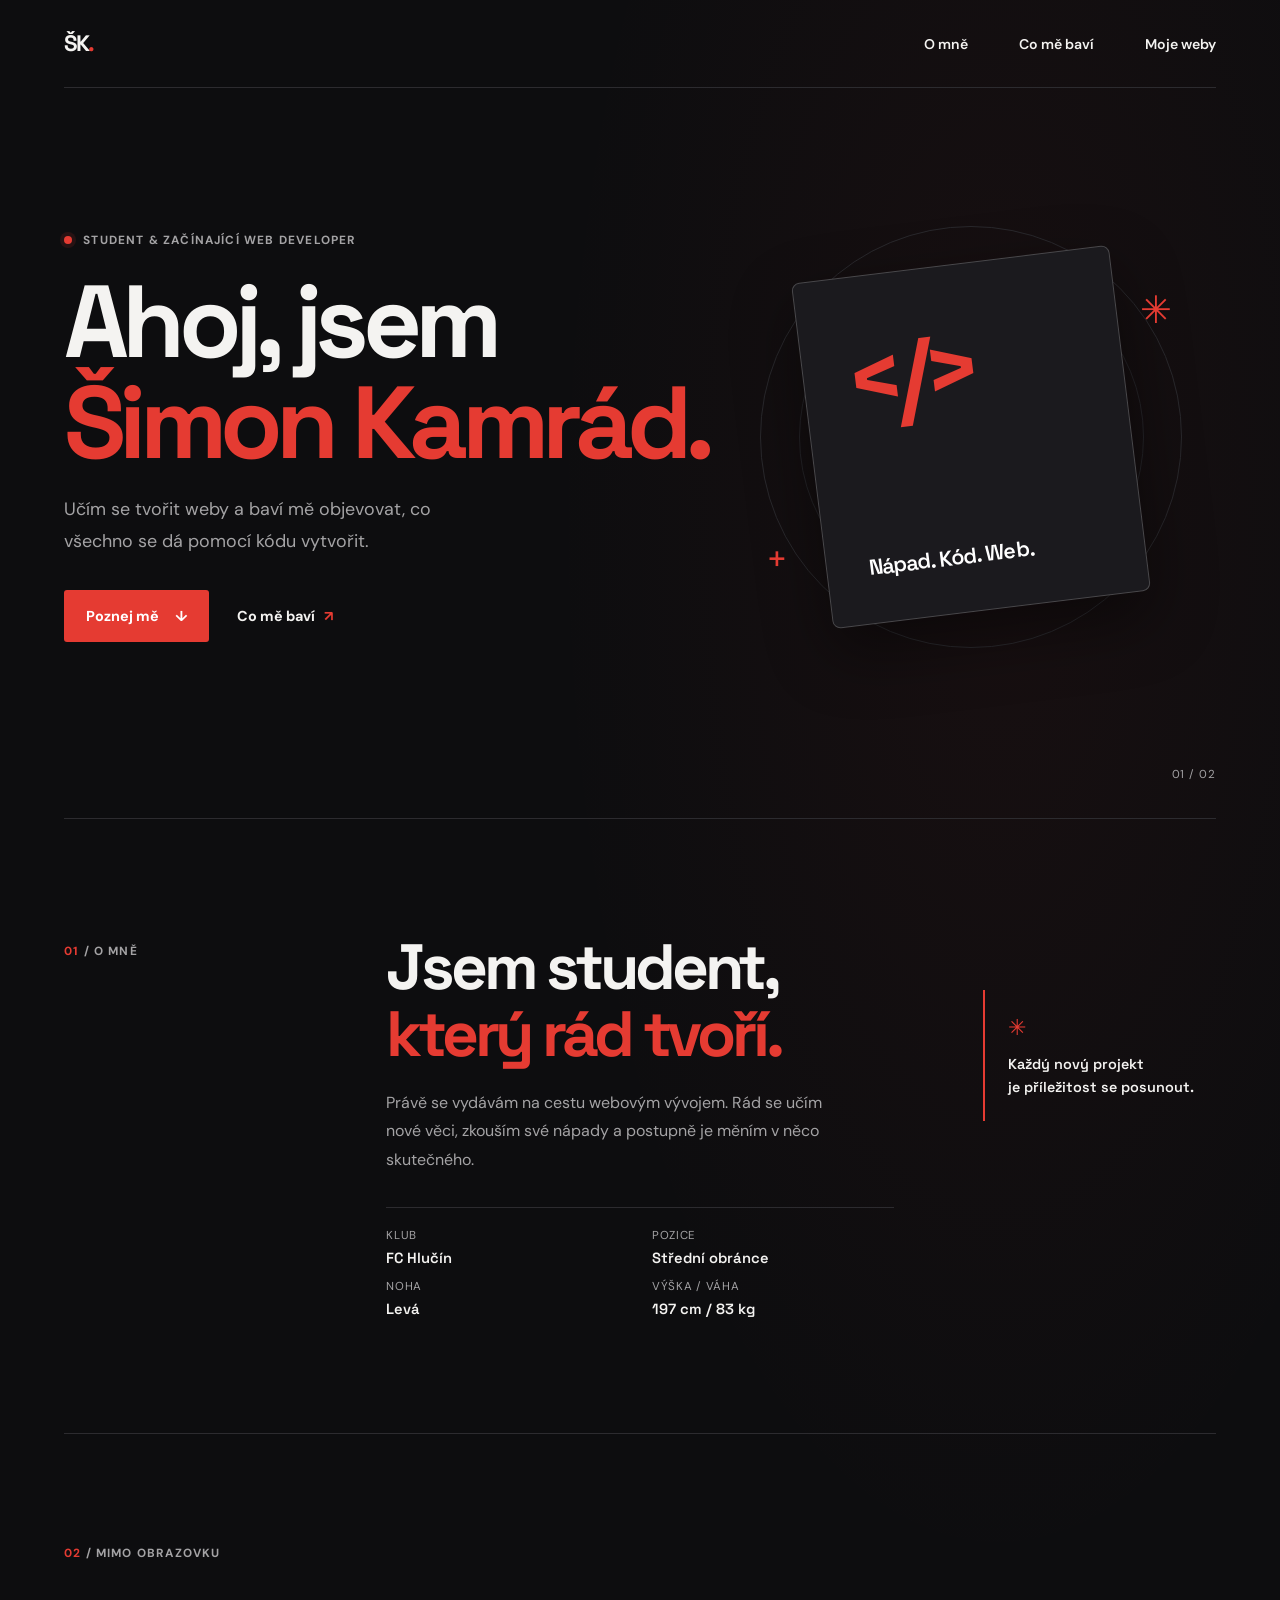
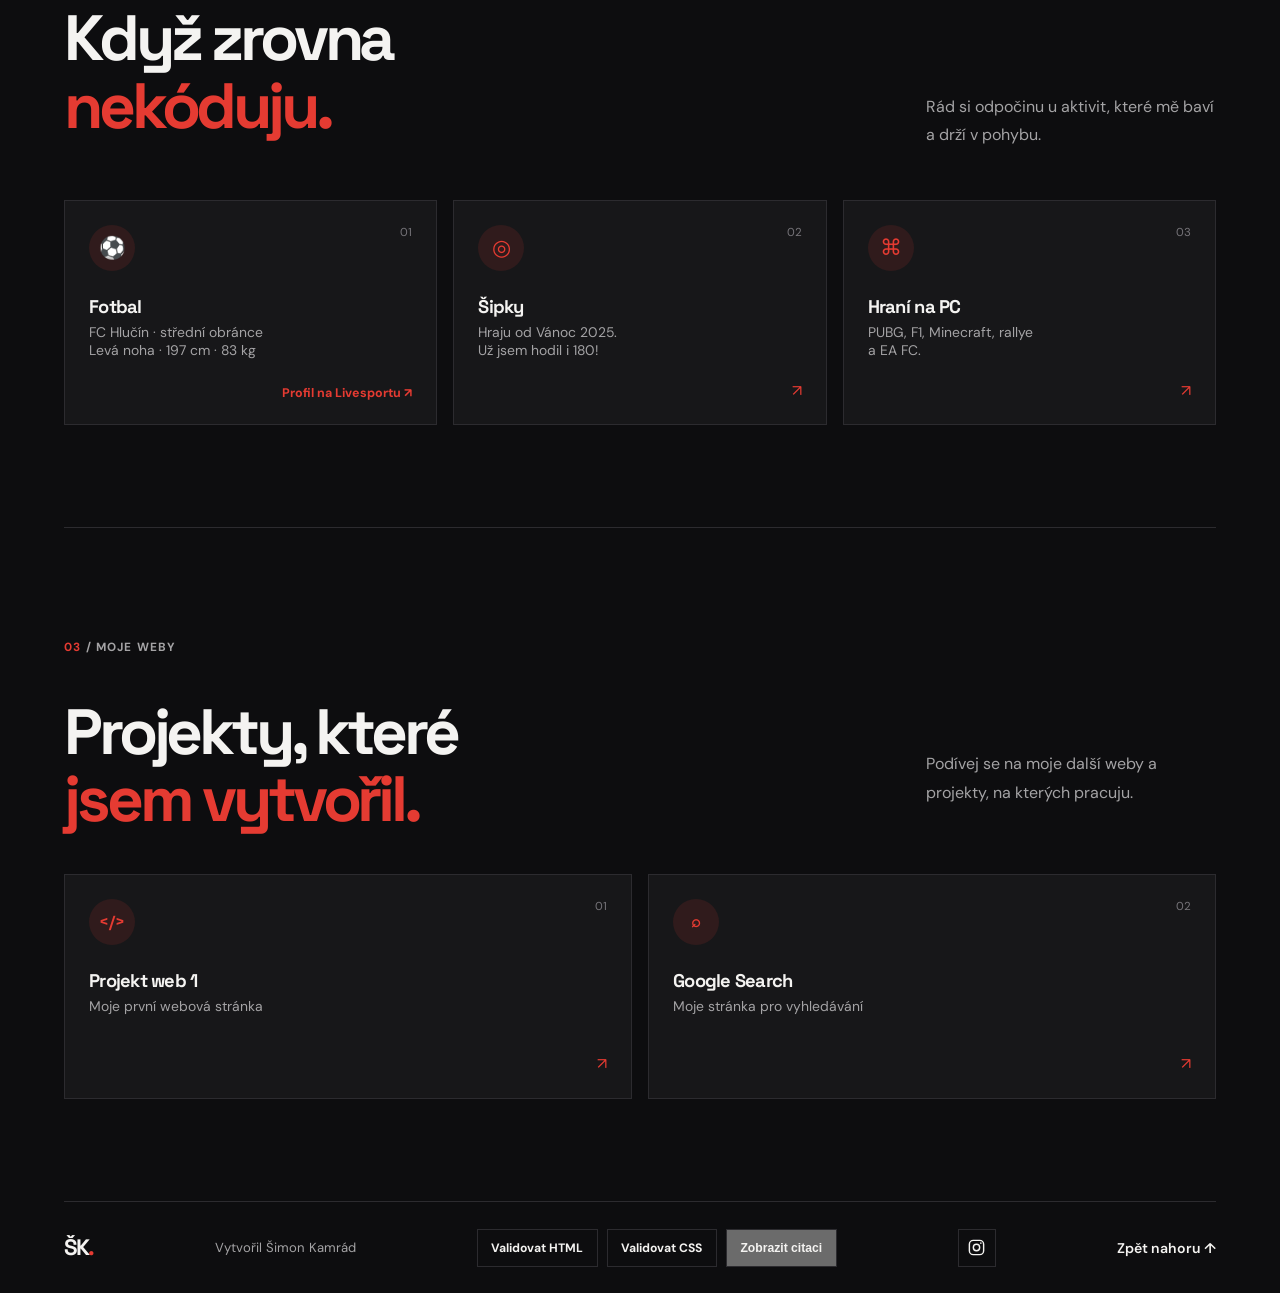
<file: index.html>
<!DOCTYPE html>
<html lang="cs">
<head>
  <meta charset="UTF-8">
  <meta name="viewport" content="width=device-width, initial-scale=1.0">
  <meta name="description" content="Portfolio Šimona Kamráda, studenta a začínajícího webového vývojáře.">
  <title>Šimon Kamrád — student &amp; web developer</title>
  <link rel="stylesheet" href="style.css">
</head>
<body>
  <header class="site-header">
    <a class="logo" href="#domu" aria-label="Šimon Kamrád, úvodní stránka">ŠK<span>.</span></a>
    <nav aria-label="Hlavní navigace">
      <a href="#o-mne">O mně</a>
      <a href="#zajmy">Co mě baví</a>
      <a href="#weby">Moje weby</a>
    </nav>
  </header>

  <main>
    <section class="hero" id="domu">
      <div class="hero-copy">
        <p class="eyebrow"><span class="status-dot"></span> Student &amp; začínající web developer</p>
        <h1>Ahoj, jsem<br><span>Šimon Kamrád.</span></h1>
        <p class="hero-intro">Učím se tvořit weby a baví mě objevovat, co všechno se dá pomocí kódu vytvořit.</p>
        <div class="hero-actions">
          <a class="button button-primary" href="#o-mne">Poznej mě <span aria-hidden="true">↓</span></a>
          <a class="text-link" href="#zajmy">Co mě baví <span aria-hidden="true">↗</span></a>
        </div>
      </div>
      <div class="hero-art" aria-hidden="true">
        <div class="art-ring"></div>
        <div class="art-card">
          <span class="code-mark">&lt;/&gt;</span>
          <span class="art-caption">Nápad. Kód. Web.</span>
        </div>
        <span class="art-spark">✳</span>
        <span class="art-plus">+</span>
      </div>
      <span class="hero-index" aria-hidden="true">01 / 02</span>
    </section>

    <section class="about section" id="o-mne">
      <div class="section-label"><span>01</span> / O MNĚ</div>
      <div class="about-content">
        <h2>Jsem student,<br><span>který rád tvoří.</span></h2>
        <p>Právě se vydávám na cestu webovým vývojem. Rád se učím nové věci, zkouším své nápady a postupně je měním v něco skutečného.</p>
        <section class="player-stats" aria-label="Fotbalové a fyzické údaje">
          <div><span>Klub</span><strong>FC Hlučín</strong></div>
          <div><span>Pozice</span><strong>Střední obránce</strong></div>
          <div><span>Noha</span><strong>Levá</strong></div>
          <div><span>Výška / váha</span><strong>197 cm / 83 kg</strong></div>
        </section>
      </div>
      <div class="about-note">
        <span class="note-mark" aria-hidden="true">✳</span>
        <p>Každý nový projekt<br>je příležitost se posunout.</p>
      </div>
    </section>

    <section class="interests section" id="zajmy">
      <div class="section-label"><span>02</span> / MIMO OBRAZOVKU</div>
      <div class="interests-heading">
        <h2>Když zrovna<br><span>nekóduju.</span></h2>
        <p>Rád si odpočinu u aktivit, které mě baví a drží v pohybu.</p>
      </div>
      <div class="interest-list">
        <article class="interest-card">
          <span class="interest-number">01</span>
          <span class="interest-icon" aria-hidden="true">⚽</span>
          <h3>Fotbal</h3>
          <p>FC Hlučín · střední obránce<br>Levá noha · 197 cm · 83 kg</p>
          <a class="interest-arrow livesport-link" href="https://www.livesport.cz/hrac/kamrad-simon/vRmOfsW9/" target="_blank" rel="noopener noreferrer">Profil na Livesportu <span aria-hidden="true">↗</span></a>
        </article>
        <article class="interest-card">
          <span class="interest-number">02</span>
          <span class="interest-icon" aria-hidden="true">◎</span>
          <h3>Šipky</h3>
          <p>Hraju od Vánoc 2025.<br>Už jsem hodil i 180!</p>
          <span class="interest-arrow" aria-hidden="true">↗</span>
        </article>
        <article class="interest-card">
          <span class="interest-number">03</span>
          <span class="interest-icon" aria-hidden="true">⌘</span>
          <h3>Hraní na PC</h3>
          <p>PUBG, F1, Minecraft, rallye<br>a EA FC.</p>
          <span class="interest-arrow" aria-hidden="true">↗</span>
        </article>
      </div>
    </section>

    <section class="websites section" id="weby">
      <div class="section-label"><span>03</span> / MOJE WEBY</div>
      <div class="websites-heading">
        <h2>Projekty, které<br><span>jsem vytvořil.</span></h2>
        <p>Podívej se na moje další weby a projekty, na kterých pracuju.</p>
      </div>
      
      <div class="website-list">
        <a class="website-card" href="https://simonkamrad.github.io/projekt-web1/" target="_blank" rel="noopener noreferrer">
          <span class="website-number">01</span>
          <span class="website-icon" aria-hidden="true">&lt;/&gt;</span>
          <h3>Projekt web 1</h3>
          <p>Moje první webová stránka</p>
          <span class="interest-arrow" aria-hidden="true">↗</span>
        </a>
        <a class="website-card" href="https://simonkamrad.github.io/googlesearch/" target="_blank" rel="noopener noreferrer">
          <span class="website-number">02</span>
          <span class="website-icon" aria-hidden="true">⌕</span>
          <h3>Google Search</h3>
          <p>Moje stránka pro vyhledávání</p>
          <span class="interest-arrow" aria-hidden="true">↗</span>
        </a>
      </div>
    </section>
  </main>

  <footer class="site-footer">
    <a class="logo" href="#domu" aria-label="Zpět na začátek">ŠK<span>.</span></a>
    <p>Vytvořil Šimon Kamrád</p>
    <nav class="footer-validators" aria-label="Validace stránky">
      <a class="footer-button" id="validate-html" href="https://validator.w3.org/nu/" target="_blank" rel="noopener noreferrer">Validovat HTML</a>
      <a class="footer-button" id="validate-css" href="https://jigsaw.w3.org/css-validator/validator" target="_blank" rel="noopener noreferrer">Validovat CSS</a>
      <button class="footer-button" id="show-citation" type="button" aria-controls="citation-dialog">Zobrazit citaci</button>
    </nav>
    <dialog id="citation-dialog" aria-labelledby="citation-title">
      <h2 id="citation-title">Citace</h2>
      <pre id="citation-markdown">**Kamrád, Š. (2026).** *Osobní portfolio a projekt web 1*.

Web vytvořený na základě zadání a promptů z našich chatů, s využitím HTML, CSS,
JavaScriptu a AI asistenta Copilot.

[Projekt web 1](https://simonkamrad.github.io/projekt-web1/)
[Google Search](https://simonkamrad.github.io/googlesearch/)</pre>
      <button class="footer-button" id="close-citation" type="button">Zavřít</button>
    </dialog>
    <a class="instagram-link" href="https://www.instagram.com/simii.kamrad/" target="_blank" rel="noopener noreferrer" aria-label="Instagram Šimona Kamráda" title="Instagram">
      <svg viewBox="0 0 24 24" aria-hidden="true" focusable="false">
        <rect x="3" y="3" width="18" height="18" rx="5" fill="none" stroke="currentColor" stroke-linecap="round" stroke-linejoin="round" stroke-width="1.8"></rect>
        <circle cx="12" cy="12" r="4" fill="none" stroke="currentColor" stroke-linecap="round" stroke-linejoin="round" stroke-width="1.8"></circle>
        <circle cx="17.5" cy="6.5" r="1" fill="currentColor" stroke="none"></circle>
      </svg>
    </a>
    <a class="back-to-top" href="#domu">Zpět nahoru ↑</a>
  </footer>
  <script>
    const pageUrl = "https://simonkamrad.github.io/";
    const stylesheetUrl = "https://simonkamrad.github.io/style.css";
    const cssValidatorUrl = "https://jigsaw.w3.org/css-validator/validator";
    document.getElementById("validate-html").href =
      `https://validator.w3.org/nu/?doc=${encodeURIComponent(pageUrl)}`;
    document.getElementById("validate-css").href =
      `${cssValidatorUrl}?uri=${encodeURIComponent(stylesheetUrl)}&profile=css3&usermedium=all`;

    const citationDialog = document.getElementById("citation-dialog");
    document.getElementById("show-citation").addEventListener("click", () => {
      citationDialog.showModal();
    });
    document.getElementById("close-citation").addEventListener("click", () => {
      citationDialog.close();
    });
  </script>
</body>
</html>
</file>
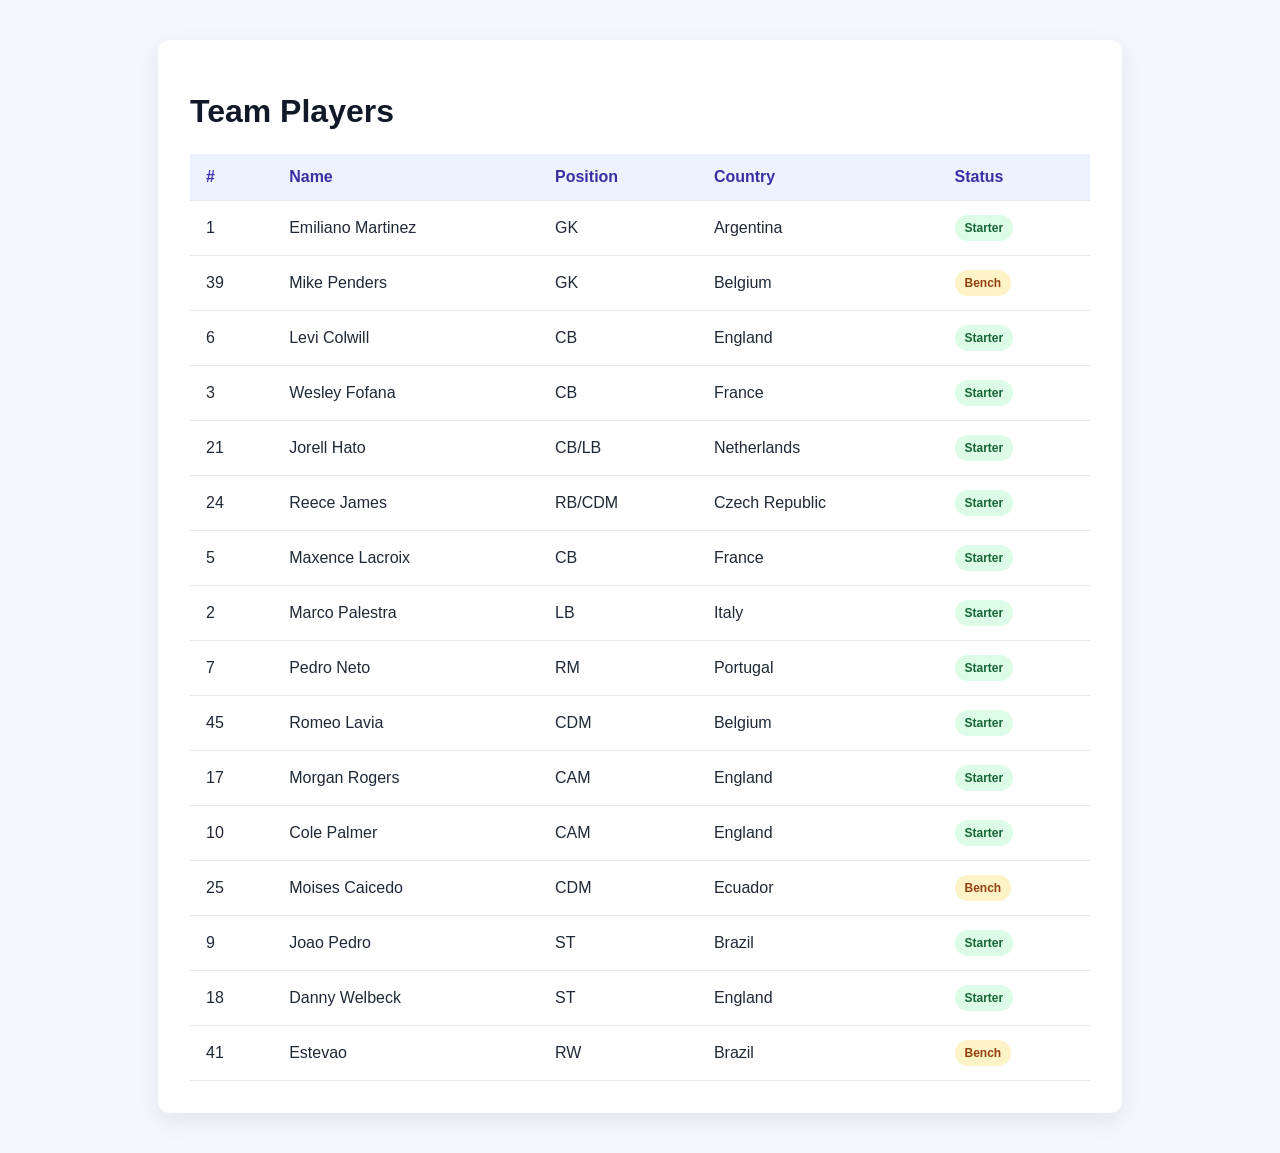
<file: players.html>
<!DOCTYPE html>
<html lang="en">
  <head>
    <meta charset="UTF-8" />
    <meta name="viewport" content="width=device-width, initial-scale=1.0" />
    <title>Players</title>
    <style>
      body {
        font-family: Arial, sans-serif;
        margin: 0;
        background: #f4f7fb;
        color: #1f2937;
      }

      .container {
        max-width: 900px;
        margin: 40px auto;
        background: #fff;
        border-radius: 12px;
        box-shadow: 0 8px 24px rgba(0, 0, 0, 0.08);
        padding: 32px;
      }

      h1 {Players
        text-align: center;
        color: #111827;
        margin-bottom: 24px;
      }

      table {
        width: 100%;
        border-collapse: collapse;
      }

      th, td {
        padding: 14px 16px;
        border-bottom: 1px solid #e5e7eb;
        text-align: left;
      }

      th {
        background: #eef2ff;
        color: #3730a3;
      }

      tr:hover {
        background: #f9fafb;
      }

      .badge {
        display: inline-block;
        padding: 6px 10px;
        border-radius: 999px;
        font-size: 12px;
        font-weight: bold;
      }

      .starter {
        background: #dcfce7;
        color: #166534;
      }

      .bench {
        background: #fef3c7;
        color: #92400e;
      }
    </style>
  </head>
  <body>
    <div class="container">
      <h1>Team Players</h1>

      <table>
        <thead>
          <tr>
            <th>#</th>
            <th>Name</th>
            <th>Position</th>
            <th>Country</th>
            <th>Status</th>
          </tr>
        </thead>
        <tbody>
          <tr>
            <td>1</td>
            <td>Emiliano Martinez</td>
            <td>GK</td>
            <td>Argentina</td>
            <td><span class="badge starter">Starter</span></td>
          </tr>
          <tr>
            <td>39</td>
            <td>Mike Penders</td>
            <td>GK</td>
            <td>Belgium</td>
            <td><span class="badge bench">Bench</span></td>
          </tr>
          <tr>
            <td>6</td>
            <td>Levi Colwill</td>
            <td>CB</td>
            <td>England</td>
            <td><span class="badge starter">Starter</span></td>
          </tr>
           <tr>
            <td>3</td>
            <td>Wesley Fofana</td>
            <td>CB</td>
            <td>France</td>
            <td><span class="badge starter">Starter</span></td>
         </tr>
          <tr>
            <td>21</td>
            <td>Jorell Hato</td>
            <td>CB/LB</td>
            <td>Netherlands</td>
            <td><span class="badge starter">Starter</span></td>
          </tr>
          <tr>
            <td>24</td>
            <td>Reece James</td>
            <td>RB/CDM</td>
            <td>Czech Republic</td>
            <td><span class="badge starter">Starter</span></td>
          </tr>
             <td>5</td>
            <td>Maxence Lacroix</td>
            <td>CB</td>
            <td>France</td>
            <td><span class="badge starter">Starter</span></td>
          </tr>
          </tr>
             <td>2</td>
            <td>Marco Palestra</td>
            <td>LB</td>
            <td>Italy</td>
            <td><span class="badge starter">Starter</span></td>
          </tr>
          </tr>
             <td>7</td>
            <td>Pedro Neto</td>
            <td>RM</td>
            <td>Portugal</td>
            <td><span class="badge starter">Starter</span></td>
          </tr>
          </tr>
             <td>45</td>
            <td>Romeo Lavia</td>
            <td>CDM</td>
            <td>Belgium</td>
            <td><span class="badge starter">Starter</span></td>
          </tr>
          </tr>
            <td>17</td>
            <td>Morgan Rogers</td>
            <td>CAM</td>
            <td>England</td>
            <td><span class="badge starter">Starter</span></td>
          </tr>
           </tr>
            <td>10</td>
            <td>Cole Palmer</td>
            <td>CAM</td>
            <td>England</td>
            <td><span class="badge starter">Starter</span></td>
          </tr>
           </tr>
            <td>25</td>
            <td>Moises Caicedo</td>
            <td>CDM</td>
            <td>Ecuador</td>
            <td><span class="badge bench">Bench</span></td>
          </tr>
           </tr>
            <td>9</td>
            <td>Joao Pedro</td>
            <td>ST</td>
            <td>Brazil</td>
            <td><span class="badge starter">Starter</span></td>
          </tr>
           </tr>
            <td>18</td>
            <td>Danny Welbeck</td>
            <td>ST</td>
            <td>England</td>
            <td><span class="badge starter">Starter</span></td>
          </tr>
           </tr>
            <td>41</td>
            <td>Estevao</td>
            <td>RW</td>
            <td>Brazil</td>
            <td><span class="badge bench">Bench</span></td>
          </tr>
        </tbody>
      </table>
    </div>
  </body>
</html>
</file>
<file: style.css>
@import url("https://fonts.googleapis.com/css2?family=DM+Sans:wght@400;500;600;700&family=Space+Grotesk:wght@400;500;600;700&display=swap");

:root {
  color-scheme: dark;
  --ink: #f4f3f1;
  --muted: #a4a3a5;
  --paper: #0d0d0f;
  --white: #fff;
  --surface: #171719;
  --red: #e53b32;
  --line: #2c2b2f;
  --display: "Space Grotesk", sans-serif;
  --body: "DM Sans", sans-serif;
}

* {
  box-sizing: border-box;
}

html {
  scroll-behavior: smooth;
  scroll-padding-top: 2rem;
}

body {
  min-width: 320px;
  margin: 0;
  background:
    radial-gradient(ellipse at 78% 18%, rgb(229 59 50 / 5%), transparent 28rem),
    var(--paper);
  color: var(--ink);
  font-family: var(--body);
  -webkit-font-smoothing: antialiased;
}

a {
  color: inherit;
  text-decoration: none;
}

.site-header,
.site-footer {
  display: flex;
  align-items: center;
  justify-content: space-between;
  width: min(100% - 10vw, 1280px);
  margin-inline: auto;
}

.site-header {
  min-height: 88px;
  border-bottom: 1px solid var(--line);
}

.logo {
  font-family: var(--display);
  font-size: 1.4rem;
  font-weight: 700;
  letter-spacing: -0.08em;
}

.logo span,
.back-to-top:hover,
.site-header nav a:hover {
  color: var(--red);
}

.site-header nav {
  display: flex;
  gap: clamp(1.5rem, 4vw, 3.5rem);
}
.site-header nav a,
.back-to-top {
  font-size: 0.88rem;
  font-weight: 600;
  transition: color 180ms ease;
}


.hero {
  position: relative;
  display: grid;
  grid-template-columns: 1.15fr 0.85fr;
  align-items: center;
  width: min(100% - 10vw, 1280px);
  min-height: min(730px, calc(100svh - 88px));
  margin-inline: auto;
  padding-block: 5rem 7rem;
}
 
 
.hero-copy {
  position: relative;
  z-index: 1;
}

.eyebrow,
.section-label {
  font-size: 0.74rem;
  font-weight: 700;
  letter-spacing: 0.1em;
  text-transform: uppercase;
}

.eyebrow {
  display: flex;
  align-items: center;
  gap: 0.7rem;
  color: var(--muted);
}

.status-dot {
  width: 8px;
  height: 8px;
  border-radius: 50%;
  background: var(--red);
  box-shadow: 0 0 0 4px rgb(229 59 50 / 12%);
}

h1,
h2,
h3,
p {
  margin-top: 0;
}

h1,
h2 {
  font-family: var(--display);
  letter-spacing: -0.065em;
}

.hero h1 {
  margin-block: 1.5rem 1.25rem;
  font-size: clamp(3.5rem, 8vw, 7.5rem);
  line-height: 0.98;
}

.hero h1 span,
.about h2 span,
.interests-heading h2 span {
  color: var(--red);
}

.hero-intro {
  max-width: 440px;
  color: var(--muted);
  font-size: clamp(1rem, 1.4vw, 1.12rem);
  line-height: 1.8;
}

.hero-actions {
  display: flex;
  align-items: center;
  gap: 1.75rem;
  margin-top: 2rem;
}

.button {
  display: inline-flex;
  align-items: center;
  justify-content: center;
  gap: 1rem;
  min-height: 52px;
  padding: 0.85rem 1.35rem;
  border-radius: 3px;
  font-size: 0.9rem;
  font-weight: 700;
  transition: background 180ms ease, transform 180ms ease;
}

.button-primary {
  background: var(--red);
  color: var(--white);
}

.button-primary:hover {
  transform: translateY(-2px);
  background: #c92e26;
}

.text-link {
  font-size: 0.9rem;
  font-weight: 700;
}

.text-link span {
  margin-left: 0.35rem;
  color: var(--red);
}

.hero-art {
  position: relative;
  display: grid;
  min-height: 400px;
  place-items: center;
}

.art-ring {
  position: absolute;
  width: clamp(260px, 33vw, 430px);
  aspect-ratio: 1;
  border: 1px solid #29282c;
  border-radius: 50%;
}

.art-ring::before,
.art-ring::after {
  position: absolute;
  inset: 9%;
  border: 1px solid #242327;
  border-radius: 50%;
  content: "";
}

.art-ring::after {
  inset: 20%;
}

.art-card {
  position: relative;
  display: flex;
  width: clamp(210px, 25vw, 320px);
  aspect-ratio: 0.92;
  flex-direction: column;
  align-items: flex-start;
  justify-content: space-between;
  padding: clamp(1.4rem, 4vw, 2.6rem);
  transform: rotate(-7deg);
  border: 1px solid rgb(255 255 255 / 20%);
  border-radius: 8px;
  background: #1b1a1e;
  box-shadow: 0 25px 65px rgb(0 0 0 / 45%);
  color: var(--white);
}

.code-mark {
  color: var(--red);
  font-family: var(--display);
  font-size: clamp(3.5rem, 8vw, 6rem);
  font-weight: 700;
  letter-spacing: -0.1em;
}

.art-caption {
  font-family: var(--display);
  font-size: clamp(1rem, 2vw, 1.35rem);
  font-weight: 600;
  letter-spacing: -0.04em;
}

.art-spark,
.art-plus {
  position: absolute;
  color: var(--red);
}

.art-spark {
  top: 12%;
  right: 9%;
  font-size: 2.4rem;
}

.art-plus {
  bottom: 14%;
  left: 8%;
  font-family: var(--display);
  font-size: 2.2rem;
}

.hero-index {
  position: absolute;
  right: 0;
  bottom: 2.25rem;
  color: var(--muted);
  font-size: 0.72rem;
  letter-spacing: 0.08em;
}

.section {
  width: min(100% - 10vw, 1280px);
  margin-inline: auto;
  border-top: 1px solid var(--line);
}

.about {
  display: grid;
  grid-template-columns: 0.8fr 1.4fr 0.8fr;
  align-items: start;
  gap: 2rem;
  padding-block: clamp(4rem, 9vw, 8rem);
}

.section-label {
  padding-top: 0.55rem;
  color: var(--muted);
}

.section-label span {
  color: var(--red);
}

.about h2,
.interests-heading h2 {
  margin-bottom: 1.25rem;
  font-size: clamp(2.4rem, 5vw, 4.5rem);
  line-height: 1.05;
}

.about-content > p,
.interests-heading > p {
  max-width: 460px;
  margin-bottom: 0;
  color: var(--muted);
  line-height: 1.8;
}

.about-note {
  justify-self: end;
  margin-top: 3.5rem;
  padding: 1.4rem;
  border-left: 2px solid var(--red);
}

.player-stats {
  display: grid;
  grid-template-columns: repeat(2, minmax(0, 1fr));
  gap: 0.8rem 1.5rem;
  max-width: 510px;
  margin-top: 2rem;
  padding-top: 1.25rem;
  border-top: 1px solid var(--line);
}

.player-stats div {
  display: flex;
  flex-direction: column;
  gap: 0.35rem;
}

.player-stats span {
  color: var(--muted);
  font-size: 0.72rem;
  letter-spacing: 0.06em;
  text-transform: uppercase;
}

.player-stats strong {
  font-family: var(--display);
  font-size: 0.92rem;
  font-weight: 600;
}

.note-mark {
  display: block;
  margin-bottom: 0.7rem;
  color: var(--red);
  font-size: 1.4rem;
}

.about-note p {
  margin-bottom: 0;
  font-family: var(--display);
  font-size: 0.9rem;
  font-weight: 600;
  line-height: 1.6;
}

.interests {
  padding-block: clamp(4rem, 8vw, 7rem);
}

.interests-heading {
  display: flex;
  align-items: end;
  justify-content: space-between;
  gap: 2rem;
  margin-top: 2.75rem;
}

.interests-heading > p {
  max-width: 290px;
  padding-bottom: 0.6rem;
}

.interest-list {
  display: grid;
  grid-template-columns: repeat(3, 1fr);
  gap: 1rem;
  margin-top: 2.5rem;
}

.interest-card {
  position: relative;
  min-height: 225px;
  padding: 1.5rem;
  border: 1px solid var(--line);
  background: var(--surface);
  transition: border-color 180ms ease, transform 180ms ease;
}

.interest-card:hover {
  transform: translateY(-4px);
  border-color: var(--red);
}

.websites {
  padding-block: clamp(4rem, 8vw, 7rem);
}

.websites-heading {
  display: flex;
  align-items: end;
  justify-content: space-between;
  gap: 2rem;
  margin-top: 2.75rem;
}

.websites-heading h2 {
  margin-bottom: 0;
  font-size: clamp(2.4rem, 5vw, 4.5rem);
  line-height: 1.05;
}

.websites-heading h2 span {
  color: var(--red);
}

.websites-heading > p {
  max-width: 290px;
  padding-bottom: 0.6rem;
  color: var(--muted);
  line-height: 1.8;
}

.website-list {
  display: grid;
  grid-template-columns: repeat(2, 1fr);
  gap: 1rem;
  margin-top: 2.5rem;
}

.website-card {
  position: relative;
  min-height: 225px;
  padding: 1.5rem;
  border: 1px solid var(--line);
  background: var(--surface);
  transition: border-color 180ms ease, transform 180ms ease;
}

.website-card:hover {
  transform: translateY(-4px);
  border-color: var(--red);
}

.website-number {
  position: absolute;
  top: 1.55rem;
  right: 1.5rem;
  color: #77757a;
  font-size: 0.72rem;
}

.website-icon {
  display: grid;
  width: 46px;
  height: 46px;
  margin-bottom: 1.5rem;
  place-items: center;
  border-radius: 50%;
  background: rgb(229 59 50 / 12%);
  color: var(--red);
  font-family: var(--display);
  font-size: 1rem;
  font-weight: 700;
}

.website-card h3 {
  margin-bottom: 0.35rem;
  font-family: var(--display);
  font-size: 1.15rem;
  letter-spacing: -0.04em;
}

.website-card p {
  margin-bottom: 0;
  color: var(--muted);
  font-size: 0.87rem;
}

.interest-number {
  position: absolute;
  top: 1.55rem;
  right: 1.5rem;
  color: #77757a;
  font-size: 0.72rem;
}

.interest-icon {
  display: grid;
  width: 46px;
  height: 46px;
  margin-bottom: 1.5rem;
  place-items: center;
  border-radius: 50%;
  background: rgb(229 59 50 / 12%);
  color: var(--red);
  font-size: 1.35rem;
}

.interest-card h3 {
  margin-bottom: 0.35rem;
  font-family: var(--display);
  font-size: 1.15rem;
  letter-spacing: -0.04em;
}

.interest-card p {
  margin-bottom: 0;
  color: var(--muted);
  font-size: 0.87rem;
}

.interest-arrow {
  position: absolute;
  right: 1.5rem;
  bottom: 1.45rem;
  color: var(--red);
}

.livesport-link {
  font-size: 0.78rem;
  font-weight: 700;
}

.livesport-link:hover {
  color: var(--ink);
}

.site-footer {
  flex-wrap: wrap;
  gap: 1rem 1.5rem;
  min-height: 92px;
  padding-block: 1rem;
  border-top: 1px solid var(--line);
}

.site-footer p {
  margin-bottom: 0;
  color: var(--muted);
  font-size: 0.82rem;
}

.footer-validators {
  display: flex;
  flex-wrap: wrap;
  gap: 0.55rem;
}

.footer-button {
  display: inline-flex;
  min-height: 38px;
  align-items: center;
  justify-content: center;
  padding: 0.55rem 0.85rem;
  border: 1px solid var(--line);
  color: var(--ink);
  font-size: 0.76rem;
  font-weight: 700;
  transition: border-color 180ms ease, background 180ms ease;
}

.footer-button:hover {
  border-color: var(--red);
  background: rgb(229 59 50 / 10%);
}

dialog {
  width: min(520px, calc(100% - 2rem));
  padding: 1.5rem;
  border: 1px solid var(--line);
  background: var(--surface);
  color: var(--ink);
}

dialog::backdrop {
  background: rgb(20 20 20 / 60%);
}

dialog h2 {
  margin-bottom: 1rem;
  font-family: var(--display);
  font-size: 1.4rem;
}

#citation-markdown {
  margin-bottom: 1.25rem;
  overflow-x: auto;
  color: var(--muted);
  font: inherit;
  line-height: 1.6;
  white-space: pre-wrap;
}

.instagram-link {
  display: grid;
  width: 38px;
  height: 38px;
  place-items: center;
  border: 1px solid var(--line);
  color: var(--ink);
  transition: border-color 180ms ease, color 180ms ease;
}

.instagram-link:hover {
  border-color: var(--red);
  color: var(--red);
}

.instagram-link svg {
  width: 19px;
  height: 19px;
}

@media (min-width: 1500px) {
  .hero {
    min-height: 760px;
  }
}

@media (max-width: 800px) {
  .hero {
    grid-template-columns: 1fr 0.8fr;
    gap: 1rem;
    min-height: auto;
    padding-block: 6rem 7rem;
  }

  .hero-art {
    min-height: 320px;
  }

  .about {
    grid-template-columns: 0.65fr 1.35fr;
  }

  .about-note {
    grid-column: 2;
    justify-self: start;
    margin-top: 0;
  }

  .interest-card {
    min-height: 210px;
    padding: 1.2rem;
  }
}

@media (max-width: 600px) {
  .site-header,
  .site-footer,
  .hero,
  .section {
    width: min(100% - 2.5rem, 1280px);
  }

  .site-header {
    min-height: 72px;
  }

  .site-header nav {
    gap: 1.25rem;
  }

  .site-header nav a {
    font-size: 0.82rem;
  }

  .hero {
    grid-template-columns: 1fr;
    padding-block: 5rem 5.5rem;
  }

  .hero h1 {
    font-size: clamp(3.3rem, 13vw, 5.5rem);
  }

  .hero-art {
    min-height: 310px;
    margin-top: 1.5rem;
  }

  .art-ring {
    width: min(75vw, 330px);
  }

  .art-card {
    width: min(55vw, 250px);
  }

  .about {
    grid-template-columns: 1fr;
    gap: 2rem;
    padding-block: 4.5rem;
  }

  .about-note {
    grid-column: 1;
  }

  .interests {
    padding-block: 4.5rem;
  }

  .interests-heading {
    align-items: start;
    flex-direction: column;
    gap: 0;
    margin-top: 2rem;
  }

  .websites-heading {
    align-items: start;
    flex-direction: column;
    gap: 0;
    margin-top: 2rem;
  }

  .website-list {
    grid-template-columns: 1fr;
    gap: 0.75rem;
    margin-top: 2rem;
  }

  .interest-list {
    grid-template-columns: 1fr;
    gap: 0.75rem;
    margin-top: 2rem;
  }

  .interest-card {
    min-height: 185px;
    padding: 1.4rem;
  }

  .site-footer {
    min-height: 80px;
  }
}

@media (prefers-reduced-motion: reduce) {
  *,
  *::before,
  *::after {
    scroll-behavior: auto !important;
    transition-duration: 0.01ms !important;
  }
}
</file>
